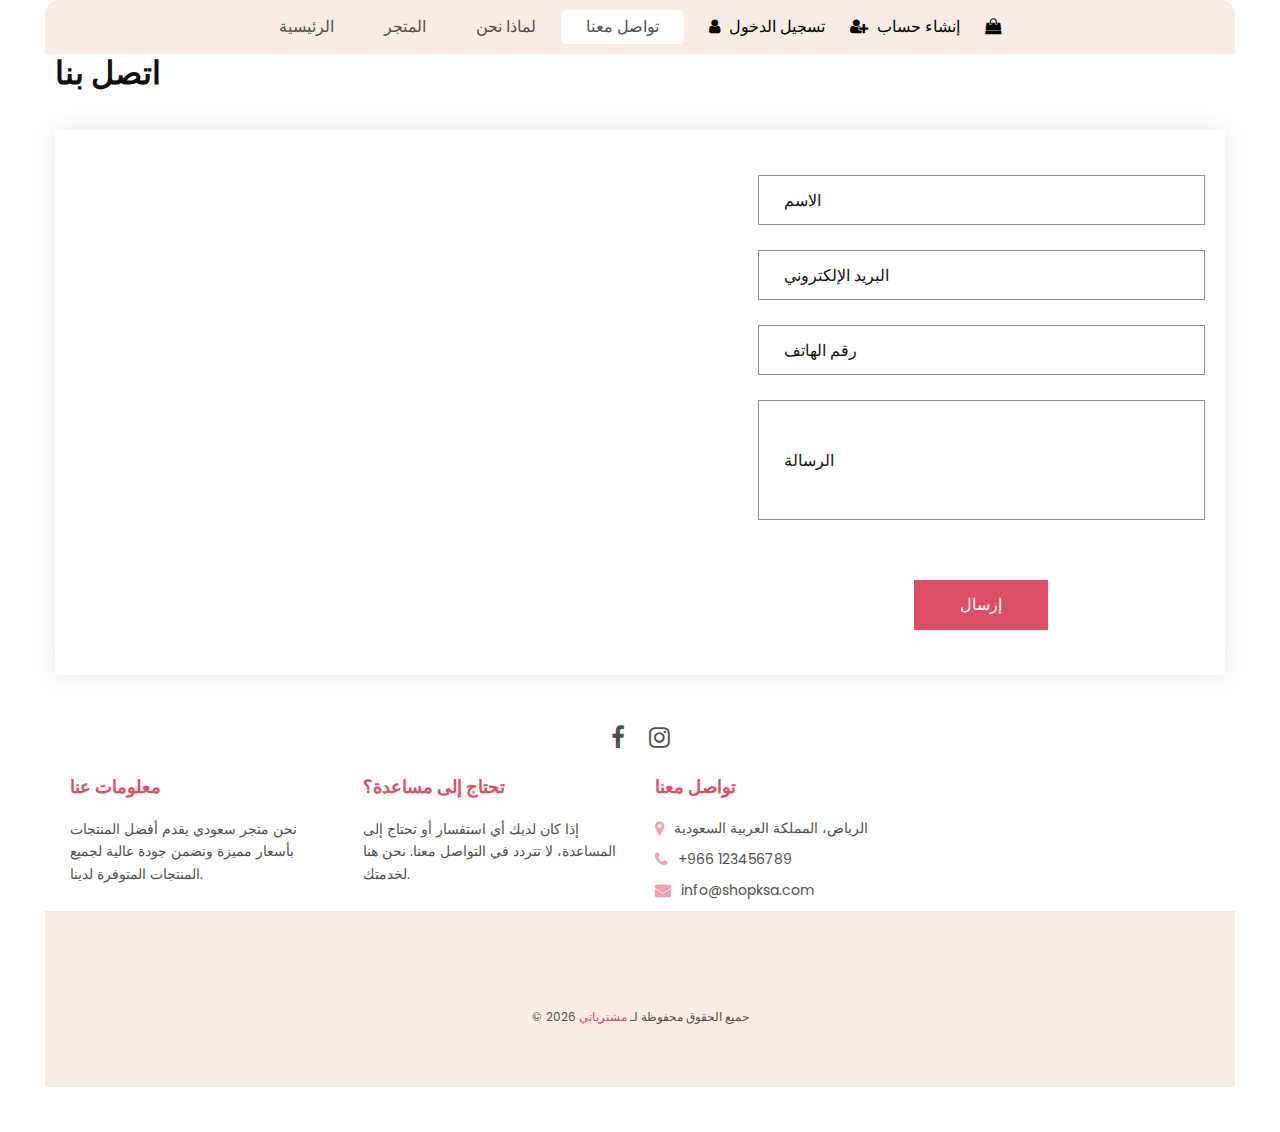
<file: contact.html>
<!DOCTYPE html>
<html>
  <head>
    <meta charset="UTF-8" />
    <meta name="viewport" content="width=device-width, initial-scale=1.0" />

    <link rel="shortcut icon" href="images/favicon.png" type="image/x-icon" />
    <title>مشترياتي</title>
    <link
      rel="stylesheet"
      type="text/css"
      href="https://cdnjs.cloudflare.com/ajax/libs/OwlCarousel2/2.3.4/assets/owl.carousel.min.css"
    />
    <link rel="stylesheet" type="text/css" href="css/bootstrap.css" />
    <link href="css/style.css" rel="stylesheet" />
  </head>

  <body>
    <div class="hero_area">
      <header class="header_section">
        <nav class="navbar navbar-expand-lg custom_nav-container">
          <button
            class="navbar-toggler"
            type="button"
            data-toggle="collapse"
            data-target="#navbarSupportedContent"
            aria-controls="navbarSupportedContent"
            aria-expanded="false"
            aria-label="تبديل التنقل"
          >
            <span class=""></span>
          </button>

          <div class="collapse navbar-collapse" id="navbarSupportedContent">
            <ul class="navbar-nav">
              <li class="nav-item active">
                <a class="nav-link" href="index.html"
                  >الرئيسية <span class="sr-only">(الحالي)</span></a
                >
              </li>
              <li class="nav-item">
                <a class="nav-link" href="shop.html">المتجر</a>
              </li>
              <li class="nav-item">
                <a class="nav-link" href="why.html">لماذا نحن</a>
              </li>

              <li class="nav-item">
                <a class="nav-link" href="contact.html">تواصل معنا</a>
              </li>
            </ul>
            <div class="user_option">
              <a href="login.html">
                <i class="fa fa-user" aria-hidden="true"></i>
                <span> تسجيل الدخول </span>
              </a>
              <a href="signup.html">
                <i class="fa fa-user-plus" aria-hidden="true"></i>
                <span> إنشاء حساب </span>
              </a>
              <a href="">
                <i class="fa fa-shopping-bag" aria-hidden="true"></i>
              </a>
            </div>
          </div>
        </nav>
      </header>
    </div>

    <!-- contact section -->

    <section class="contact_section">
      <div class="container px-0">
        <div class="heading_container">
          <h2 class="">اتصل بنا</h2>
        </div>
      </div>
      <div class="container container-bg">
        <div class="row">
          <div class="col-lg-7 col-md-6 px-0">
            <div class="map_container">
              <div class="map-responsive">
                <iframe
                  src="https://www.google.com/maps/embed/v1/place?key=AIzaSyA0s1a7phLN0iaD6-UE7m4qP-z21pH0eSc&q=Kingdom+Tower+Riyadh+Saudi+Arabia"
                  width="600"
                  height="300"
                  frameborder="0"
                  style="border: 0; width: 100%; height: 100%"
                  allowfullscreen
                ></iframe>
              </div>
            </div>
          </div>
          <div class="col-md-6 col-lg-5 px-0">
            <form action="#">
              <div>
                <input type="text" placeholder="الاسم" />
              </div>
              <div>
                <input type="email" placeholder="البريد الإلكتروني" />
              </div>
              <div>
                <input type="text" placeholder="رقم الهاتف" />
              </div>
              <div>
                <input type="text" class="message-box" placeholder="الرسالة" />
              </div>
              <div class="d-flex">
                <button>إرسال</button>
              </div>
            </form>
          </div>
        </div>
      </div>
    </section>

    <section class="info_section layout_padding2-top">
      <div class="social_container">
        <div class="social_box">
          <a href="#"><i class="fa fa-facebook" aria-hidden="true"></i></a>
          <a href="#"><i class="fa fa-instagram" aria-hidden="true"></i></a>
        </div>
      </div>
      <div class="info_container">
        <div class="container">
          <div class="row">
            <div class="col-md-6 col-lg-3">
              <h6 class="footer_heading">معلومات عنا</h6>
              <p class="footer_text">
                نحن متجر سعودي يقدم أفضل المنتجات بأسعار مميزة ونضمن جودة عالية
                لجميع المنتجات المتوفرة لدينا.
              </p>
            </div>
            <div class="col-md-6 col-lg-3">
              <h6 class="footer_heading">تحتاج إلى مساعدة؟</h6>
              <p class="footer_text">
                إذا كان لديك أي استفسار أو تحتاج إلى المساعدة، لا تتردد في
                التواصل معنا. نحن هنا لخدمتك.
              </p>
            </div>
            <div class="col-md-6 col-lg-3">
              <h6 class="footer_heading">تواصل معنا</h6>
              <div class="info_link-box">
                <a href="#"
                  ><i class="fa fa-map-marker" aria-hidden="true"></i
                  ><span>الرياض، المملكة العربية السعودية</span></a
                >
                <a href="#"
                  ><i class="fa fa-phone" aria-hidden="true"></i
                  ><span>+966 123456789</span></a
                >
                <a href="#"
                  ><i class="fa fa-envelope" aria-hidden="true"></i
                  ><span>info@shopksa.com</span></a
                >
              </div>
            </div>
          </div>
        </div>
      </div>
      <footer class="footer_section">
        <div class="container">
          <p class="footer_copy">
            &copy; <span id="displayYear"></span> جميع الحقوق محفوظة لـ
            <a href="#">مشترياتي</a>
          </p>
        </div>
      </footer>
    </section>

    <script src="js/jquery-3.4.1.min.js"></script>
    <script src="js/bootstrap.js"></script>
    <script src="https://cdnjs.cloudflare.com/ajax/libs/OwlCarousel2/2.3.4/owl.carousel.min.js"></script>
    <script src="js/main.js"></script>
  </body>
</html>
</file>
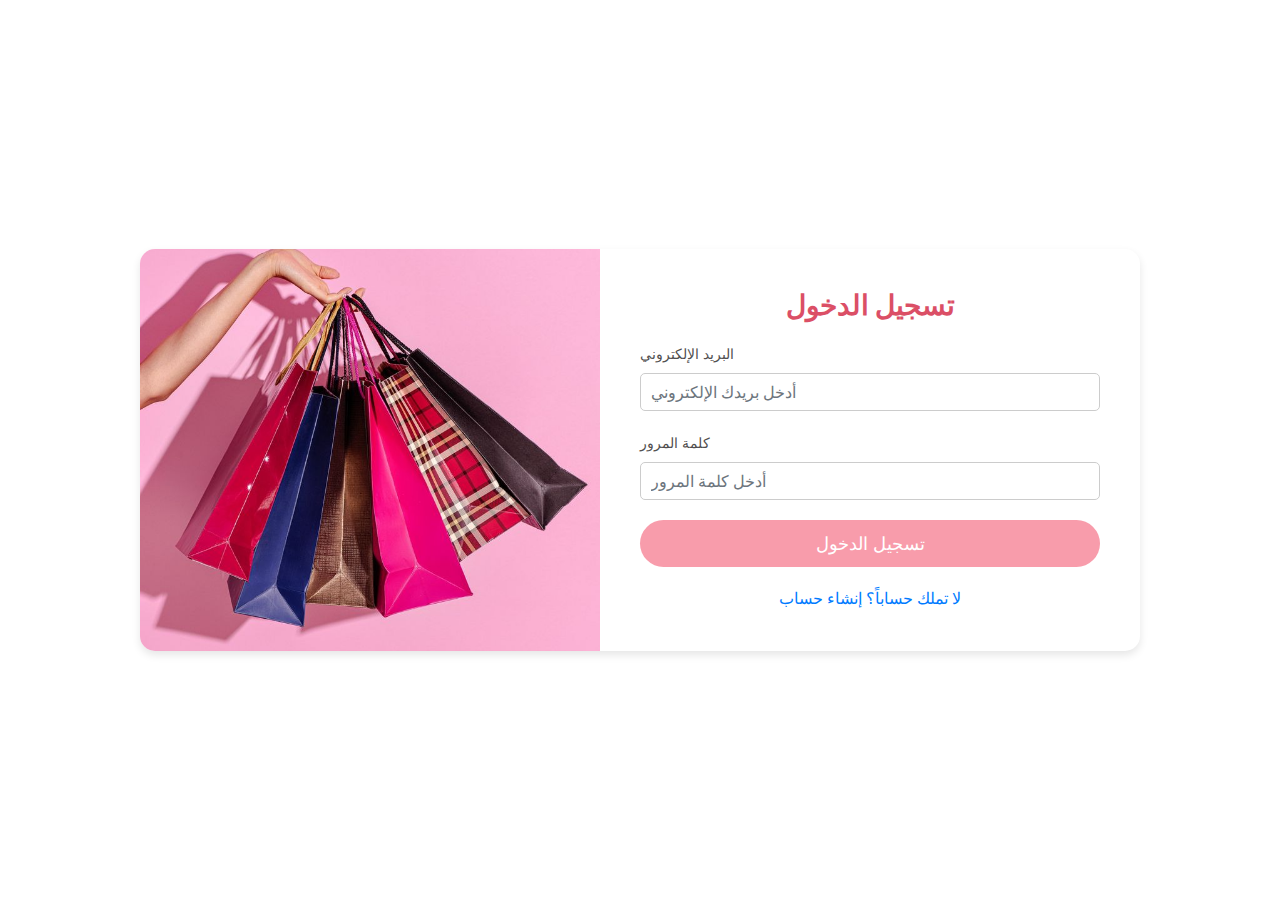
<file: login.html>
<!DOCTYPE html>
<html lang="ar">
  <head>
    <meta charset="UTF-8" />
    <meta name="viewport" content="width=device-width, initial-scale=1.0" />
    <link rel="shortcut icon" href="images/favicon.png" type="image/x-icon" />
    <title>مشترياتي</title>
    <link
      rel="stylesheet"
      type="text/css"
      href="https://cdnjs.cloudflare.com/ajax/libs/OwlCarousel2/2.3.4/assets/owl.carousel.min.css"
    />
    <link rel="stylesheet" type="text/css" href="css/bootstrap.css" />
    <link href="css/style.css" rel="stylesheet" />

    <style>
      body {
        font-family: "Poppins", sans-serif;
        background-color: #f9f9f9;
        margin: 0;
        padding: 0;
      }

      .signin-section {
        display: flex;
        min-height: 100vh;
        justify-content: center;
        align-items: center;
        background-color: #ffffff;
      }

      .signin-container {
        display: flex;
        background-color: #ffffff;
        border-radius: 15px;
        box-shadow: 0 4px 8px rgba(0, 0, 0, 0.1);
        overflow: hidden;
        max-width: 1000px;
        width: 100%;
      }

      .signin-img {
        flex: 1;
        background: url("images/shopping.jpg") no-repeat center center/cover;
        position: relative;
      }

      .signin-form {
        flex: 1;
        padding: 40px;
        display: flex;
        flex-direction: column;
        justify-content: center;
      }

      .signin-form h2 {
        font-size: 28px;
        color: #db4f66;
        font-weight: bold;
        margin-bottom: 20px;
        text-align: center;
      }

      .signin-form .form-group {
        margin-bottom: 20px;
      }

      .signin-form label {
        font-size: 14px;
        color: #514f4f;
      }

      .signin-form .form-control {
        padding: 10px;
        border-radius: 5px;
        border: 1px solid #ccc;
        font-size: 16px;
      }

      .signin-form .btn-primary {
        background-color: #f89cab;
        border: none;
        font-size: 18px;
        padding: 10px 20px;
        border-radius: 50px;
        transition: background-color 0.3s ease;
      }

      .signin-form .btn-primary:hover {
        background-color: #db4f66;
      }

      .signin-form .text-center {
        margin-top: 20px;
      }

      @media screen and (max-width: 768px) {
        .signin-container {
          flex-direction: column;
        }

        .signin-img {
          height: 300px;
        }
      }
    </style>
  </head>
  <body>
    <section class="signin-section">
      <div class="signin-container">
        <div class="signin-img"></div>

        <div class="signin-form">
          <h2>تسجيل الدخول</h2>
          <form>
            <div class="form-group">
              <label for="email">البريد الإلكتروني</label>
              <input
                type="email"
                class="form-control"
                id="email"
                placeholder="أدخل بريدك الإلكتروني"
              />
            </div>
            <div class="form-group">
              <label for="password">كلمة المرور</label>
              <input
                type="password"
                class="form-control"
                id="password"
                placeholder="أدخل كلمة المرور"
              />
            </div>

            <button type="submit" class="btn btn-primary btn-block">
              تسجيل الدخول
            </button>

            <div class="text-center">
              <a href="signup.html" class="signin-link"
                >لا تملك حساباً؟ إنشاء حساب</a
              >
            </div>
          </form>
        </div>
      </div>
    </section>

    <script src="https://code.jquery.com/jquery-3.5.1.slim.min.js"></script>
    <script src="https://cdn.jsdelivr.net/npm/bootstrap@4.5.2/dist/js/bootstrap.bundle.min.js"></script>
  </body>
</html>
</file>
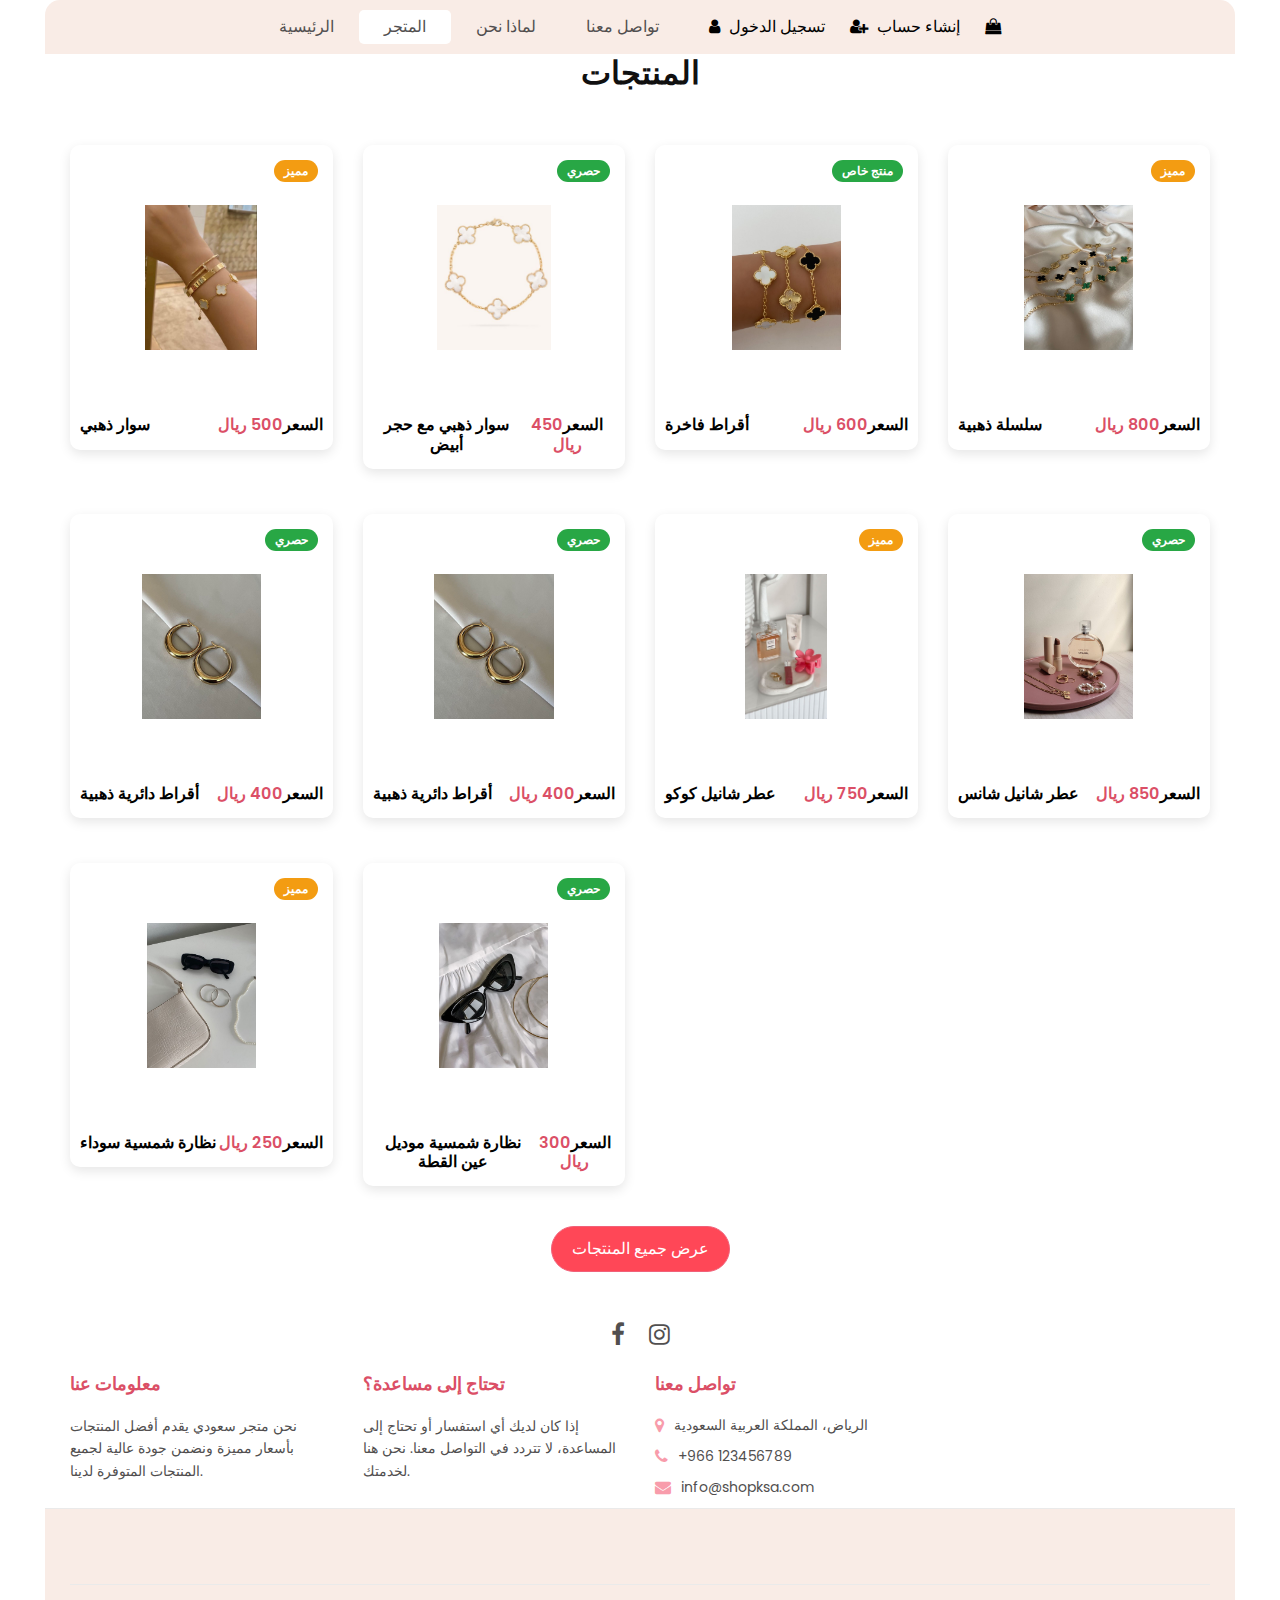
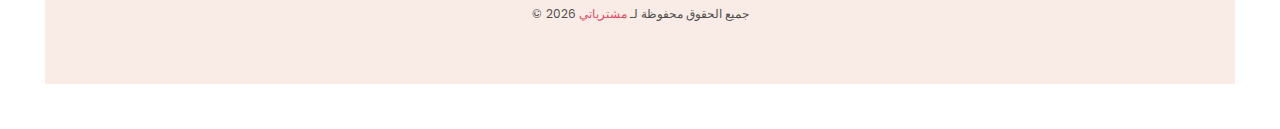
<file: shop.html>
<!DOCTYPE html>
<html>
  <head>
    <meta charset="UTF-8" />
    <meta name="viewport" content="width=device-width, initial-scale=1.0" />

    <link rel="shortcut icon" href="images/favicon.png" type="image/x-icon" />
    <title>مشترياتي</title>
    <link
      rel="stylesheet"
      type="text/css"
      href="https://cdnjs.cloudflare.com/ajax/libs/OwlCarousel2/2.3.4/assets/owl.carousel.min.css"
    />
    <link rel="stylesheet" type="text/css" href="css/bootstrap.css" />
    <link href="css/style.css" rel="stylesheet" />
  </head>

  <body>
    <div class="hero_area">
      <header class="header_section">
        <nav class="navbar navbar-expand-lg custom_nav-container">
          <button
            class="navbar-toggler"
            type="button"
            data-toggle="collapse"
            data-target="#navbarSupportedContent"
            aria-controls="navbarSupportedContent"
            aria-expanded="false"
            aria-label="تبديل التنقل"
          >
            <span class=""></span>
          </button>

          <div class="collapse navbar-collapse" id="navbarSupportedContent">
            <ul class="navbar-nav">
              <li class="nav-item active">
                <a class="nav-link" href="index.html"
                  >الرئيسية <span class="sr-only">(الحالي)</span></a
                >
              </li>
              <li class="nav-item">
                <a class="nav-link" href="shop.html">المتجر</a>
              </li>
              <li class="nav-item">
                <a class="nav-link" href="why.html">لماذا نحن</a>
              </li>

              <li class="nav-item">
                <a class="nav-link" href="contact.html">تواصل معنا</a>
              </li>
            </ul>
            <div class="user_option">
              <a href="login.html">
                <i class="fa fa-user" aria-hidden="true"></i>
                <span> تسجيل الدخول </span>
              </a>
              <a href="signup.html">
                <i class="fa fa-user-plus" aria-hidden="true"></i>
                <span> إنشاء حساب </span>
              </a>
              <a href="">
                <i class="fa fa-shopping-bag" aria-hidden="true"></i>
              </a>
            </div>
          </div>
        </nav>
      </header>
    </div>

    <section class="shop_section custom_shop_layout">
      <div class="container">
        <div class="heading_container heading_center">
          <h2>المنتجات</h2>
        </div>
        <div class="row">
          <div class="col-sm-6 col-md-4 col-lg-3">
            <div class="box">
              <a href="#">
                <div class="img-box">
                  <img src="images/@tyliaursula.jpg" alt="سوار ذهبي" />
                </div>
                <div class="detail-box">
                  <h6>سوار ذهبي</h6>
                  <h6>السعر<span>500 ريال</span></h6>
                </div>
                <div class="badge badge-special">مميز</div>
              </a>
            </div>
          </div>

          <div class="col-sm-6 col-md-4 col-lg-3">
            <div class="box">
              <a href="#">
                <div class="img-box">
                  <img src="images/Pieces.jpg" alt="سوار ذهبي مع حجر أبيض" />
                </div>
                <div class="detail-box">
                  <h6>سوار ذهبي مع حجر أبيض</h6>
                  <h6>السعر<span>450 ريال</span></h6>
                </div>
                <div class="badge badge-exclusive">حصري</div>
              </a>
            </div>
          </div>

          <div class="col-sm-6 col-md-4 col-lg-3">
            <div class="box">
              <a href="#">
                <div class="img-box">
                  <img src="images/Fashion.jpg" alt="أقراط فاخرة" />
                </div>
                <div class="detail-box">
                  <h6>أقراط فاخرة</h6>
                  <h6>السعر<span>600 ريال</span></h6>
                </div>
                <div class="badge badge-exclusive">منتج خاص</div>
              </a>
            </div>
          </div>

          <div class="col-sm-6 col-md-4 col-lg-3">
            <div class="box">
              <a href="#">
                <div class="img-box">
                  <img src="images/download.jpg" alt="سلسلة ذهبية" />
                </div>
                <div class="detail-box">
                  <h6>سلسلة ذهبية</h6>
                  <h6>السعر<span>800 ريال</span></h6>
                </div>
                <div class="badge badge-special">مميز</div>
              </a>
            </div>
          </div>

          <div class="col-sm-6 col-md-4 col-lg-3">
            <div class="box">
              <a href="#">
                <div class="img-box">
                  <img src="images/Gold.jpg" alt="أقراط دائرية ذهبية" />
                </div>
                <div class="detail-box">
                  <h6>أقراط دائرية ذهبية</h6>
                  <h6>السعر<span>400 ريال</span></h6>
                </div>
                <div class="badge badge-exclusive">حصري</div>
              </a>
            </div>
          </div>

          <div class="col-sm-6 col-md-4 col-lg-3">
            <div class="box">
              <a href="#">
                <div class="img-box">
                  <img src="images/Gold.jpg" alt="أقراط دائرية ذهبية" />
                </div>
                <div class="detail-box">
                  <h6>أقراط دائرية ذهبية</h6>
                  <h6>السعر<span>400 ريال</span></h6>
                </div>
                <div class="badge badge-exclusive">حصري</div>
              </a>
            </div>
          </div>

          <div class="col-sm-6 col-md-4 col-lg-3">
            <div class="box">
              <a href="#">
                <div class="img-box">
                  <img src="images/download (4).jpg" alt="عطر شانيل كوكو" />
                </div>
                <div class="detail-box">
                  <h6>عطر شانيل كوكو</h6>
                  <h6>السعر<span>750 ريال</span></h6>
                </div>
                <div class="badge badge-special">مميز</div>
              </a>
            </div>
          </div>

          <div class="col-sm-6 col-md-4 col-lg-3">
            <div class="box">
              <a href="#">
                <div class="img-box">
                  <img src="images/download (3).jpg" alt="عطر شانيل شانس" />
                </div>
                <div class="detail-box">
                  <h6>عطر شانيل شانس</h6>
                  <h6>السعر<span>850 ريال</span></h6>
                </div>
                <div class="badge badge-exclusive">حصري</div>
              </a>
            </div>
          </div>

          <div class="col-sm-6 col-md-4 col-lg-3">
            <div class="box">
              <a href="#">
                <div class="img-box">
                  <img src="images/download (2).jpg" alt="نظارة شمسية سوداء" />
                </div>
                <div class="detail-box">
                  <h6>نظارة شمسية سوداء</h6>
                  <h6>السعر<span>250 ريال</span></h6>
                </div>
                <div class="badge badge-special">مميز</div>
              </a>
            </div>
          </div>

          <div class="col-sm-6 col-md-4 col-lg-3">
            <div class="box">
              <a href="#">
                <div class="img-box">
                  <img
                    src="images/download (1).jpg"
                    alt="نظارة شمسية موديل عين القطة"
                  />
                </div>
                <div class="detail-box">
                  <h6>نظارة شمسية موديل عين القطة</h6>
                  <h6>السعر<span>300 ريال</span></h6>
                </div>
                <div class="badge badge-exclusive">حصري</div>
              </a>
            </div>
          </div>
        </div>

        <div class="btn-box">
          <a href="#">عرض جميع المنتجات</a>
        </div>
      </div>
    </section>
    <section class="info_section layout_padding2-top">
      <div class="social_container">
        <div class="social_box">
          <a href="#"><i class="fa fa-facebook" aria-hidden="true"></i></a>
          <a href="#"><i class="fa fa-instagram" aria-hidden="true"></i></a>
        </div>
      </div>
      <div class="info_container">
        <div class="container">
          <div class="row">
            <div class="col-md-6 col-lg-3">
              <h6 class="footer_heading">معلومات عنا</h6>
              <p class="footer_text">
                نحن متجر سعودي يقدم أفضل المنتجات بأسعار مميزة ونضمن جودة عالية
                لجميع المنتجات المتوفرة لدينا.
              </p>
            </div>
            <div class="col-md-6 col-lg-3">
              <h6 class="footer_heading">تحتاج إلى مساعدة؟</h6>
              <p class="footer_text">
                إذا كان لديك أي استفسار أو تحتاج إلى المساعدة، لا تتردد في
                التواصل معنا. نحن هنا لخدمتك.
              </p>
            </div>
            <div class="col-md-6 col-lg-3">
              <h6 class="footer_heading">تواصل معنا</h6>
              <div class="info_link-box">
                <a href="#"
                  ><i class="fa fa-map-marker" aria-hidden="true"></i
                  ><span>الرياض، المملكة العربية السعودية</span></a
                >
                <a href="#"
                  ><i class="fa fa-phone" aria-hidden="true"></i
                  ><span>+966 123456789</span></a
                >
                <a href="#"
                  ><i class="fa fa-envelope" aria-hidden="true"></i
                  ><span>info@shopksa.com</span></a
                >
              </div>
            </div>
          </div>
        </div>
      </div>
      <footer class="footer_section">
        <div class="container">
          <p class="footer_copy">
            &copy; <span id="displayYear"></span> جميع الحقوق محفوظة لـ
            <a href="#">مشترياتي</a>
          </p>
        </div>
      </footer>
    </section>

    <script src="js/jquery-3.4.1.min.js"></script>
    <script src="js/bootstrap.js"></script>
    <script src="https://cdnjs.cloudflare.com/ajax/libs/OwlCarousel2/2.3.4/owl.carousel.min.js"></script>
    <script src="js/main.js"></script>
  </body>
</html>
</file>
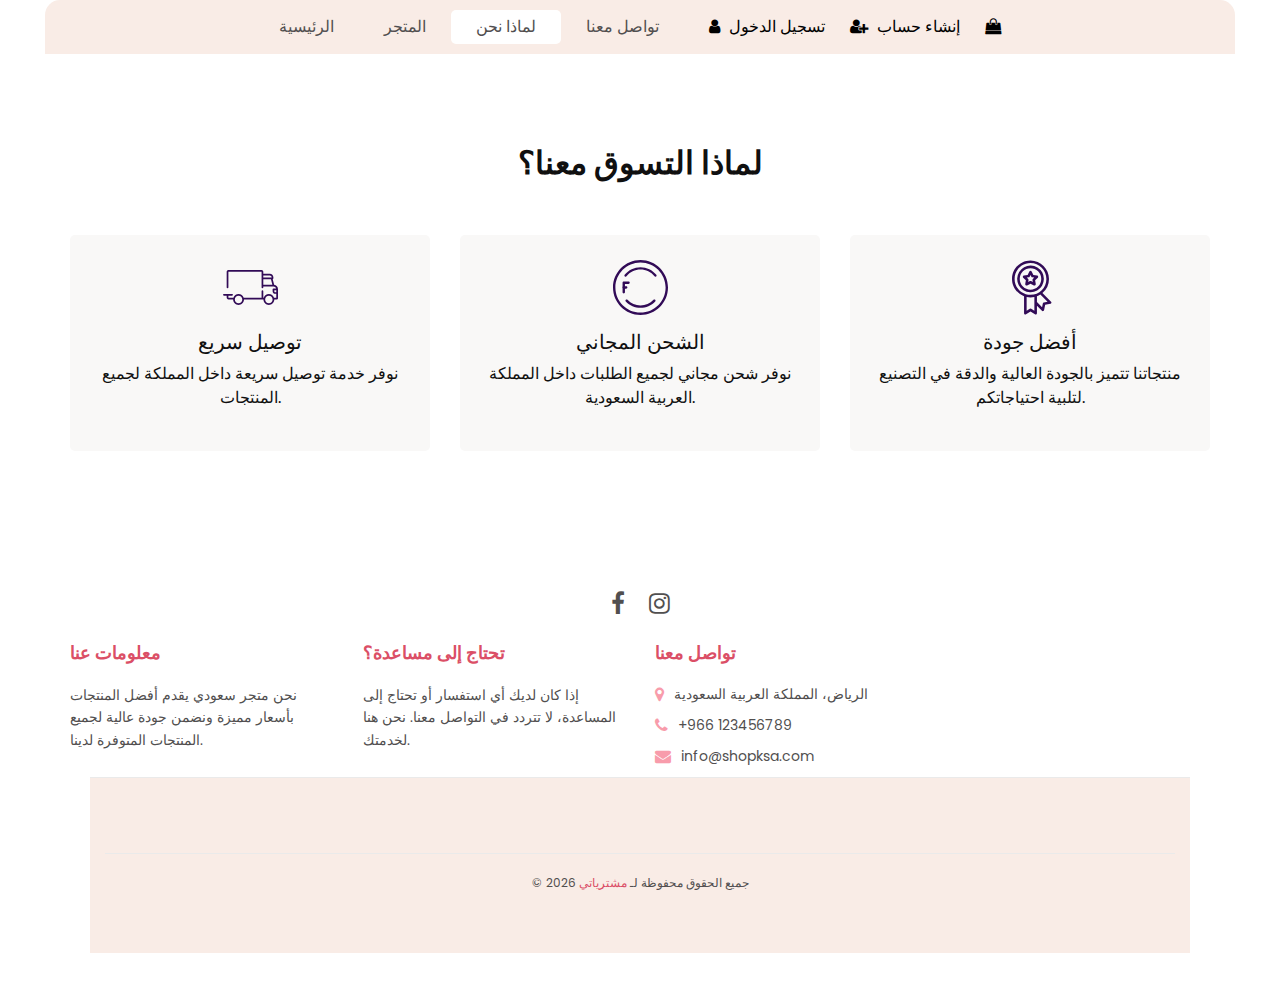
<file: why.html>
<!DOCTYPE html>
<html>
  <head>
    <meta charset="UTF-8" />
    <meta name="viewport" content="width=device-width, initial-scale=1.0" />

    <link rel="shortcut icon" href="images/favicon.png" type="image/x-icon" />
    <title>مشترياتي</title>
    <link
      rel="stylesheet"
      type="text/css"
      href="https://cdnjs.cloudflare.com/ajax/libs/OwlCarousel2/2.3.4/assets/owl.carousel.min.css"
    />
    <link rel="stylesheet" type="text/css" href="css/bootstrap.css" />
    <link href="css/style.css" rel="stylesheet" />
   
  </head>
  <body>
    <div class="hero_area">
      <header class="header_section">
        <nav class="navbar navbar-expand-lg custom_nav-container">
       
          <button
            class="navbar-toggler"
            type="button"
            data-toggle="collapse"
            data-target="#navbarSupportedContent"
            aria-controls="navbarSupportedContent"
            aria-expanded="false"
            aria-label="تبديل التنقل"
          >
            <span class=""></span>
          </button>

          <div class="collapse navbar-collapse" id="navbarSupportedContent">
            <ul class="navbar-nav">
              <li class="nav-item active">
                <a class="nav-link" href="index.html"
                  >الرئيسية <span class="sr-only">(الحالي)</span></a
                >
              </li>
              <li class="nav-item">
                <a class="nav-link" href="shop.html">المتجر</a>
              </li>
              <li class="nav-item">
                <a class="nav-link" href="why.html">لماذا نحن</a>
              </li>

              <li class="nav-item">
                <a class="nav-link" href="contact.html">تواصل معنا</a>
              </li>
            </ul>
            <div class="user_option">
              <a href="login.html">
                <i class="fa fa-user" aria-hidden="true"></i>
                <span> تسجيل الدخول </span>
              </a>
              <a href="signup.html">
                <i class="fa fa-user-plus" aria-hidden="true"></i>
                <span> إنشاء حساب </span>
              </a>
              <a href="">
                <i class="fa fa-shopping-bag" aria-hidden="true"></i>
              </a>
            </div>
          </div>
        </nav>
      </header>
    

    <section class="why_section layout_padding">
      <div class="container">
        <div class="heading_container heading_center">
          <h2>لماذا التسوق معنا؟</h2>
        </div>
        <div class="row">
          <div class="col-md-4">
            <div class="box">
              <div class="img-box">
                <svg
                  version="1.1"
                  id="Layer_1"
                  xmlns="http://www.w3.org/2000/svg"
                  xmlns:xlink="http://www.w3.org/1999/xlink"
                  x="0px"
                  y="0px"
                  viewBox="0 0 512 512"
                  style="enable-background: new 0 0 512 512"
                  xml:space="preserve"
                >
                  <g>
                    <g>
                      <path
                        d="M476.158,231.363l-13.259-53.035c3.625-0.77,6.345-3.986,6.345-7.839v-8.551c0-18.566-15.105-33.67-33.67-33.67h-60.392
                   V110.63c0-9.136-7.432-16.568-16.568-16.568H50.772c-9.136,0-16.568,7.432-16.568,16.568V256c0,4.427,3.589,8.017,8.017,8.017
                   c4.427,0,8.017-3.589,8.017-8.017V110.63c0-0.295,0.239-0.534,0.534-0.534h307.841c0.295,0,0.534,0.239,0.534,0.534v145.372
                   c0,4.427,3.589,8.017,8.017,8.017c4.427,0,8.017-3.589,8.017-8.017v-9.088h94.569c0.008,0,0.014,0.002,0.021,0.002
                   c0.008,0,0.015-0.001,0.022-0.001c11.637,0.008,21.518,7.646,24.912,18.171h-24.928c-4.427,0-8.017,3.589-8.017,8.017v17.102
                   c0,13.851,11.268,25.119,25.119,25.119h9.086v35.273h-20.962c-6.886-19.883-25.787-34.205-47.982-34.205
                   s-41.097,14.322-47.982,34.205h-3.86v-60.393c0-4.427-3.589-8.017-8.017-8.017c-4.427,0-8.017,3.589-8.017,8.017v60.391H192.817
                   c-6.886-19.883-25.787-34.205-47.982-34.205s-41.097,14.322-47.982,34.205H50.772c-0.295,0-0.534-0.239-0.534-0.534v-17.637
                   h34.739c4.427,0,8.017-3.589,8.017-8.017s-3.589-8.017-8.017-8.017H8.017c-4.427,0-8.017,3.589-8.017,8.017
                   s3.589,8.017,8.017,8.017h26.188v17.637c0,9.136,7.432,16.568,16.568,16.568h43.304c-0.002,0.178-0.014,0.355-0.014,0.534
                   c0,27.996,22.777,50.772,50.772,50.772s50.772-22.776,50.772-50.772c0-0.18-0.012-0.356-0.014-0.534h180.67
                   c-0.002,0.178-0.014,0.355-0.014,0.534c0,27.996,22.777,50.772,50.772,50.772c27.995,0,50.772-22.776,50.772-50.772
                   c0-0.18-0.012-0.356-0.014-0.534h26.203c4.427,0,8.017-3.589,8.017-8.017v-85.511C512,251.989,496.423,234.448,476.158,231.363z
                    M375.182,144.301h60.392c9.725,0,17.637,7.912,17.637,17.637v0.534h-78.029V144.301z M375.182,230.881v-52.376h71.235
                   l13.094,52.376H375.182z M144.835,401.904c-19.155,0-34.739-15.583-34.739-34.739s15.584-34.739,34.739-34.739
                   c19.155,0,34.739,15.583,34.739,34.739S163.99,401.904,144.835,401.904z M427.023,401.904c-19.155,0-34.739-15.583-34.739-34.739
                   s15.584-34.739,34.739-34.739c19.155,0,34.739,15.583,34.739,34.739S446.178,401.904,427.023,401.904z M495.967,299.29h-9.086
                   c-5.01,0-9.086-4.076-9.086-9.086v-9.086h18.171V299.29z"
                      />
                    </g>
                  </g>
                </svg>
              </div>
              <div class="detail-box">
                <h5>توصيل سريع</h5>
                <p>نوفر خدمة توصيل سريعة داخل المملكة لجميع المنتجات.</p>
              </div>
            </div>
          </div>
          <div class="col-md-4">
            <div class="box">
              <div class="img-box">
                <svg
                  version="1.1"
                  id="Capa_1"
                  xmlns="http://www.w3.org/2000/svg"
                  xmlns:xlink="http://www.w3.org/1999/xlink"
                  x="0px"
                  y="0px"
                  viewBox="0 0 490.667 490.667"
                  style="enable-background: new 0 0 490.667 490.667"
                  xml:space="preserve"
                >
                  <g>
                    <g>
                      <path
                        d="M138.667,192H96c-5.888,0-10.667,4.779-10.667,10.667V288c0,5.888,4.779,10.667,10.667,10.667s10.667-4.779,10.667-10.667
                 v-74.667h32c5.888,0,10.667-4.779,10.667-10.667S144.555,192,138.667,192z"
                      />
                    </g>
                  </g>
                  <g>
                    <g>
                      <path
                        d="M117.333,234.667H96c-5.888,0-10.667,4.779-10.667,10.667S90.112,256,96,256h21.333c5.888,0,10.667-4.779,10.667-10.667
                 S123.221,234.667,117.333,234.667z"
                      />
                    </g>
                  </g>
                  <g>
                    <g>
                      <path
                        d="M245.333,0C110.059,0,0,110.059,0,245.333s110.059,245.333,245.333,245.333s245.333-110.059,245.333-245.333
                 S380.608,0,245.333,0z M245.333,469.333c-123.52,0-224-100.48-224-224s100.48-224,224-224s224,100.48,224,224
                 S368.853,469.333,245.333,469.333z"
                      />
                    </g>
                  </g>
                  <g>
                    <g>
                      <path
                        d="M386.752,131.989C352.085,88.789,300.544,64,245.333,64s-106.752,24.789-141.419,67.989
                 c-3.691,4.587-2.965,11.307,1.643,14.997c4.587,3.691,11.307,2.965,14.976-1.643c30.613-38.144,76.096-60.011,124.8-60.011
                 s94.187,21.867,124.779,60.011c2.112,2.624,5.205,3.989,8.32,3.989c2.368,0,4.715-0.768,6.677-2.347
                 C389.717,143.296,390.443,136.576,386.752,131.989z"
                      />
                    </g>
                  </g>
                  <g>
                    <g>
                      <path
                        d="M376.405,354.923c-4.224-4.032-11.008-3.861-15.061,0.405c-30.613,32.235-71.808,50.005-116.011,50.005
                 s-85.397-17.771-115.989-50.005c-4.032-4.309-10.816-4.437-15.061-0.405c-4.309,4.053-4.459,10.816-0.405,15.083
                 c34.667,36.544,81.344,56.661,131.456,56.661s96.789-20.117,131.477-56.661C380.864,365.739,380.693,358.976,376.405,354.923z"
                      />
                    </g>
                  </g>
                </svg>
              </div>
              <div class="detail-box">
                <h5>الشحن المجاني</h5>
                <p>
                  نوفر شحن مجاني لجميع الطلبات داخل المملكة العربية السعودية.
                </p>
              </div>
            </div>
          </div>
          <div class="col-md-4">
            <div class="box">
              <div class="img-box">
                <svg
                  id="_30_Premium"
                  height="512"
                  viewBox="0 0 512 512"
                  width="512"
                  xmlns="http://www.w3.org/2000/svg"
                  data-name="30_Premium"
                >
                  <g id="filled">
                    <path
                      d="m252.92 300h3.08a124.245 124.245 0 1 0 -4.49-.09c.075.009.15.023.226.03.394.039.789.06 1.184.06zm-96.92-124a100 100 0 1 1 100 100 100.113 100.113 0 0 1 -100-100z"
                    />
                    <path
                      d="m447.445 387.635-80.4-80.4a171.682 171.682 0 0 0 60.955-131.235c0-94.841-77.159-172-172-172s-172 77.159-172 172c0 73.747 46.657 136.794 112 161.2v158.8c-.3 9.289 11.094 15.384 18.656 9.984l41.344-27.562 41.344 27.562c7.574 5.4 18.949-.7 18.656-9.984v-70.109l46.6 46.594c6.395 6.789 18.712 3.025 20.253-6.132l9.74-48.724 48.725-9.742c9.163-1.531 12.904-13.893 6.127-20.252zm-339.445-211.635c0-81.607 66.393-148 148-148s148 66.393 148 148-66.393 148-148 148-148-66.393-148-148zm154.656 278.016a12 12 0 0 0 -13.312 0l-29.344 19.562v-129.378a172.338 172.338 0 0 0 72 0v129.38zm117.381-58.353a12 12 0 0 0 -9.415 9.415l-6.913 34.58-47.709-47.709v-54.749a171.469 171.469 0 0 0 31.467-15.6l67.151 67.152z"
                    />
                    <path
                      d="m287.62 236.985c8.349 4.694 19.251-3.212 17.367-12.618l-5.841-35.145 25.384-25c7.049-6.5 2.89-19.3-6.634-20.415l-35.23-5.306-15.933-31.867c-4.009-8.713-17.457-8.711-21.466 0l-15.933 31.866-35.23 5.306c-9.526 1.119-13.681 13.911-6.634 20.415l25.384 25-5.841 35.145c-1.879 9.406 9 17.31 17.367 12.618l31.62-16.414zm-53-32.359 2.928-17.615a12 12 0 0 0 -3.417-10.516l-12.721-12.531 17.658-2.66a12 12 0 0 0 8.947-6.5l7.985-15.971 7.985 15.972a12 12 0 0 0 8.947 6.5l17.658 2.66-12.723 12.535a12 12 0 0 0 -3.417 10.516l2.928 17.615-15.849-8.231a12 12 0 0 0 -11.058 0z"
                    />
                  </g>
                </svg>
              </div>
              <div class="detail-box">
                <h5>أفضل جودة</h5>
                <p>
                  منتجاتنا تتميز بالجودة العالية والدقة في التصنيع لتلبية
                  احتياجاتكم.
                </p>
              </div>
            </div>
          </div>
        </div>
      </div>
    </section>

    <section class="info_section layout_padding2-top">
      <div class="social_container">
        <div class="social_box">
          <a href="#"><i class="fa fa-facebook" aria-hidden="true"></i></a>
          <a href="#"><i class="fa fa-instagram" aria-hidden="true"></i></a>
        </div>
      </div>
      <div class="info_container">
        <div class="container">
          <div class="row">
            <div class="col-md-6 col-lg-3">
              <h6 class="footer_heading">معلومات عنا</h6>
              <p class="footer_text">
                نحن متجر سعودي يقدم أفضل المنتجات بأسعار مميزة ونضمن جودة عالية
                لجميع المنتجات المتوفرة لدينا.
              </p>
            </div>
            <div class="col-md-6 col-lg-3">
              <h6 class="footer_heading">تحتاج إلى مساعدة؟</h6>
              <p class="footer_text">
                إذا كان لديك أي استفسار أو تحتاج إلى المساعدة، لا تتردد في
                التواصل معنا. نحن هنا لخدمتك.
              </p>
            </div>
            <div class="col-md-6 col-lg-3">
              <h6 class="footer_heading">تواصل معنا</h6>
              <div class="info_link-box">
                <a href="#"
                  ><i class="fa fa-map-marker" aria-hidden="true"></i
                  ><span>الرياض، المملكة العربية السعودية</span></a
                >
                <a href="#"
                  ><i class="fa fa-phone" aria-hidden="true"></i
                  ><span>+966 123456789</span></a
                >
                <a href="#"
                  ><i class="fa fa-envelope" aria-hidden="true"></i
                  ><span>info@shopksa.com</span></a
                >
              </div>
            </div>
          </div>
        </div>
      </div>
      <footer class="footer_section">
        <div class="container">
          <p class="footer_copy">
            &copy; <span id="displayYear"></span> جميع الحقوق محفوظة لـ
            <a href="#">مشترياتي</a>
          </p>
        </div>
      </footer>
    </section>

    <script src="js/jquery-3.4.1.min.js"></script>
    <script src="js/bootstrap.js"></script>
    <script src="https://cdnjs.cloudflare.com/ajax/libs/OwlCarousel2/2.3.4/owl.carousel.min.js"></script>
    <script src="js/main.js"></script>
  </body>
</html>
</file>
<file: css/style.css>
@import url("https://fonts.googleapis.com/css2?family=Poppins:wght@300;400;500;600;700&display=swap");
@import url("font-awesome.min.css");
body {
  font-family: "poppins", sans-serif;
  color: #101010;
  background-color: #ffffff;
}

.layout_padding {
  padding-top: 90px;
  padding-bottom: 90px;
}

.layout_padding2 {
  padding-top: 45px;
  padding-bottom: 45px;
}

.layout_padding2-top {
  padding-top: 45px;
}

.layout_padding2-bottom {
  padding-bottom: 45px;
}

.layout_padding-top {
  padding-top: 90px;
}

.layout_padding-bottom {
  padding-bottom: 90px;
}

.heading_container {
  display: -webkit-box;
  display: -ms-flexbox;
  display: flex;
  -webkit-box-orient: vertical;
  -webkit-box-direction: normal;
  -ms-flex-direction: column;
  flex-direction: column;
}

.heading_container h2 {
  text-transform: uppercase;
  font-weight: bold;
}

.heading_container h2 span {
  color: #f89cab;
}

.heading_container.heading_center {
  -webkit-box-align: center;
  -ms-flex-align: center;
  align-items: center;
  text-align: center;
}

/*header section*/
.hero_area {
  padding: 0 45px;
}

.hero_area.sub_pages {
  height: auto;
}

#navbarSupportedContent {
  width: 100%;
  background-color: #f9ece6;
  -webkit-box-pack: center;
  -ms-flex-pack: center;
  justify-content: center;
  padding: 10px 0;
  border-radius: 15px 15px 0 0;
}

#navbarSupportedContent.innerpage_navbar {
  background-color: white;
  border-radius: 10px;
  -webkit-box-shadow: 0 0 3px 0 rgba(0, 0, 0, 0.25);
  box-shadow: 0 0 3px 0 rgba(0, 0, 0, 0.25);
}

#navbarSupportedContent.innerpage_navbar .nav-item.active .nav-link {
  background-color: #f4f5f6;
}

#navbarSupportedContent .navbar-nav .nav-link {
  padding: 5px 25px;
  color: #514f4f;
  text-align: center;
  text-transform: uppercase;
  border-radius: 5px;
}

#navbarSupportedContent .nav-item.active .nav-link {
  background-color: #ffffff;
}

a,
a:hover,
a:focus {
  text-decoration: none;
}

a:hover,
a:focus {
  color: initial;
}

.btn,
.btn:focus {
  outline: none !important;
  -webkit-box-shadow: none;
  box-shadow: none;
}

.navbar-brand {
  margin: 15px 0;
  padding: 0;
}

.navbar-brand span {
  font-size: 28px;
  font-weight: bold;
  color: #000000;
  text-transform: uppercase;
  margin: 0;
  padding: 0;
}

.custom_nav-container .nav_search-btn {
  padding: 0;
  border: none;
}

.custom_nav-container {
  z-index: 99999;
  padding: 0;
  -webkit-box-orient: vertical;
  -webkit-box-direction: normal;
  -ms-flex-direction: column;
  flex-direction: column;
  -webkit-box-align: center;
  -ms-flex-align: center;
  align-items: center;
}

.custom_nav-container .navbar-toggler {
  outline: none;
}

.custom_nav-container .navbar-toggler {
  outline: none;
}

.custom_nav-container .navbar-toggler {
  padding: 0;
  width: 37px;
  height: 42px;
  -webkit-transition: all 0.3s;
  transition: all 0.3s;
}

.custom_nav-container .navbar-toggler span {
  display: block;
  width: 35px;
  height: 4px;
  background-color: #000000;
  margin: 7px 0;
  -webkit-transition: all 0.3s;
  transition: all 0.3s;
  position: relative;
  border-radius: 5px;
  -webkit-transition: all 0.3s;
  transition: all 0.3s;
}

.custom_nav-container .navbar-toggler span::before,
.custom_nav-container .navbar-toggler span::after {
  content: "";
  position: absolute;
  left: 0;
  height: 100%;
  width: 100%;
  background-color: #000000;
  top: -10px;
  border-radius: 5px;
  -webkit-transition: all 0.3s;
  transition: all 0.3s;
}

.custom_nav-container .navbar-toggler span::after {
  top: 10px;
}

.custom_nav-container .navbar-toggler[aria-expanded="true"] {
  -webkit-transform: rotate(360deg);
  transform: rotate(360deg);
}

.custom_nav-container .navbar-toggler[aria-expanded="true"] span {
  -webkit-transform: rotate(45deg);
  transform: rotate(45deg);
}

.custom_nav-container .navbar-toggler[aria-expanded="true"] span::before,
.custom_nav-container .navbar-toggler[aria-expanded="true"] span::after {
  -webkit-transform: rotate(90deg);
  transform: rotate(90deg);
  top: 0;
}

.user_option {
  display: -webkit-box;
  display: -ms-flexbox;
  display: flex;
  -webkit-box-align: center;
  -ms-flex-align: center;
  align-items: center;
  margin-left: 25px;
}

.user_option a {
  margin-right: 25px;
  color: #000000;
}

.user_option a span {
  margin-left: 5px;
}

/*end header section*/
.slider_section .slider_container {
  color: #fefefe;
  background-color: #000000;
  background-color: #f89cab;
  padding: 25px;
  border-radius: 0 0 15px 15px;
}

.slider_section .row {
  -webkit-box-align: center;
  -ms-flex-align: center;
  align-items: center;
}

.slider_section .img-box {
  display: -webkit-box;
  display: -ms-flexbox;
  display: flex;
  -webkit-box-pack: center;
  -ms-flex-pack: center;
  justify-content: center;
  padding: 45px;
}

.slider_section .img-box img {
  width: 275px;
}

.slider_section .detail-box {
  padding-left: 45px;
  margin: 45px 0;
}

.slider_section .detail-box h1 {
  font-weight: bold;
  font-size: 3.5rem;
  margin-bottom: 10px;
}

.slider_section .detail-box a {
  display: inline-block;
  padding: 10px 40px;
  background-color: #db4566;
  color: #ffffff;
  border: 1px solid #db4566;
  border-radius: 5px;
  -webkit-transition: all 0.3s;
  transition: all 0.3s;
  margin-top: 25px;
  text-transform: uppercase;
}

.slider_section .detail-box a:hover {
  background-color: transparent;
  color: #db4566;
}

.slider_section .carousel_btn-box {
  display: -webkit-box;
  display: -ms-flexbox;
  display: flex;
  background-color: #ffffff;
  -webkit-box-align: center;
  -ms-flex-align: center;
  align-items: center;
  position: absolute;
  bottom: -25px;
  left: 5%;
  padding: 7px 10px;
  border-radius: 5px 5px 0 0;
}

.slider_section .carousel_btn-box img {
  margin: 0 10px;
}

.slider_section .carousel_btn-box .carousel-control-prev,
.slider_section .carousel_btn-box .carousel-control-next {
  position: unset;
  height: 25px;
  width: 25px;
  background-repeat: no-repeat;
  opacity: 1;
  background-position: center;
  color: #000000;
  font-size: 14px;
}

.shop_section .heading_container {
  margin-bottom: 20px;
}

.shop_section .box {
  background-color: #eeeeee;
  position: relative;
  padding: 10px;
  margin-top: 25px;
}

.shop_section .box a {
  color: #000000;
}

.shop_section .box .img-box {
  display: -webkit-box;
  display: -ms-flexbox;
  display: flex;
  -webkit-box-pack: center;
  -ms-flex-pack: center;
  justify-content: center;
  -webkit-box-align: center;
  -ms-flex-align: center;
  align-items: center;
  padding: 15px 30px;
  height: 245px;
}

.shop_section .box .img-box img {
  max-width: 100%;
  max-height: 145px;
}

.shop_section .box .detail-box {
  display: -webkit-box;
  display: -ms-flexbox;
  display: flex;
  -webkit-box-pack: justify;
  -ms-flex-pack: justify;
  justify-content: space-between;
}

.shop_section .box .detail-box h6 span {
  color: #db4f66;
}

.shop_section .box .new {
  width: 50px;
  height: 50px;
  position: absolute;
  top: 10px;
  left: 10px;
  background-color: #ffffff;
  display: -webkit-box;
  display: -ms-flexbox;
  display: flex;
  -webkit-box-pack: center;
  -ms-flex-pack: center;
  justify-content: center;
  -webkit-box-align: center;
  -ms-flex-align: center;
  align-items: center;
  border-radius: 100%;
  font-size: 15px;
}

.shop_section .btn-box {
  display: -webkit-box;
  display: -ms-flexbox;
  display: flex;
  -webkit-box-pack: center;
  -ms-flex-pack: center;
  justify-content: center;
  margin-top: 45px;
}

.shop_section .btn-box a {
  display: inline-block;
  padding: 10px 40px;
  background-color: #f16179;
  color: #ffffff;
  border: 1px solid #f16179;
  border-radius: 5px;
  -webkit-transition: all 0.3s;
  transition: all 0.3s;
}

.shop_section .btn-box a:hover {
  background-color: transparent;
  color: #f16179;
}

.saving_section {
  padding-left: 45px;
  padding-right: 45px;
}

.saving_section .box {
  padding-top: 45px;
  background-color: #7fd7eb;
  color: #ffffff;
  border-radius: 15px;
}

.saving_section .row {
  -webkit-box-align: center;
  -ms-flex-align: center;
  align-items: center;
}

.saving_section .img-box {
  padding: 15px 0 0 25px;
}

.saving_section .img-box img {
  width: 100%;
}

.saving_section .detail-box {
  padding: 0 25px;
}

.saving_section .detail-box p {
  margin-top: 5px;
}

.saving_section .detail-box .btn-box {
  display: -webkit-box;
  display: -ms-flexbox;
  display: flex;
  -ms-flex-wrap: wrap;
  flex-wrap: wrap;
  margin: 35px -5px 0;
}

.saving_section .detail-box .btn-box a {
  width: 165px;
  text-align: center;
  margin: 5px;
}

.saving_section .detail-box .btn-box .btn1 {
  display: inline-block;
  padding: 10px 0;
  background-color: #109dbd;
  color: #ffffff;
  border: 1px solid #109dbd;
  border-radius: 0;
  -webkit-transition: all 0.3s;
  transition: all 0.3s;
}

.saving_section .detail-box .btn-box .btn1:hover {
  background-color: transparent;
  color: #109dbd;
}

.saving_section .detail-box .btn-box .btn2 {
  display: inline-block;
  padding: 10px 0;
  background-color: #ffffff;
  color: #000000;
  border: 1px solid #ffffff;
  border-radius: 0;
  -webkit-transition: all 0.3s;
  transition: all 0.3s;
}

.saving_section .detail-box .btn-box .btn2:hover {
  background-color: transparent;
  color: #ffffff;
}

.why_section .box {
  text-align: center;
  margin-top: 45px;
  background-color: #f9f8f7;
  padding: 25px;
  border-radius: 5px;
}

.why_section .box .img-box {
  margin-bottom: 15px;
}

.why_section .box .img-box svg {
  width: 55px;
  height: auto;
  fill: #320b57;
}

.gift_section {
  padding-left: 45px;
  padding-right: 45px;
}

.gift_section .box {
  background-color: #6929a5;
  border-radius: 15px;
  color: #ffffff;
}

.gift_section .row {
  -webkit-box-align: center;
  -ms-flex-align: center;
  align-items: center;
}

.gift_section .img-box {
  padding: 60px 0 60px 25px;
}

.gift_section .img-box img {
  width: 100%;
}

.gift_section .detail-box {
  padding: 0 25px;
}

.gift_section .detail-box p {
  margin-top: 5px;
}

.gift_section .detail-box .btn-box {
  display: -webkit-box;
  display: -ms-flexbox;
  display: flex;
  -ms-flex-wrap: wrap;
  flex-wrap: wrap;
  margin: 35px -5px 0;
}

.gift_section .detail-box .btn-box a {
  width: 165px;
  text-align: center;
  margin: 5px;
}

.gift_section .detail-box .btn-box .btn1 {
  display: inline-block;
  padding: 10px 0;
  background-color: #ffffff;
  color: #000000;
  border: 1px solid #ffffff;
  border-radius: 0;
  -webkit-transition: all 0.3s;
  transition: all 0.3s;
}

.gift_section .detail-box .btn-box .btn1:hover {
  background-color: transparent;
  color: #ffffff;
}

.gift_section .detail-box .btn-box .btn2 {
  display: inline-block;
  padding: 10px 0;
  background-color: #9242dd;
  color: #ffffff;
  border: 1px solid #9242dd;
  border-radius: 0;
  -webkit-transition: all 0.3s;
  transition: all 0.3s;
}

.gift_section .detail-box .btn-box .btn2:hover {
  background-color: transparent;
  color: #9242dd;
}

.contact_section {
  position: relative;
}

.contact_section .container-bg {
  -webkit-box-shadow: 0 0 25px 0 rgba(0, 0, 0, 0.1);
  box-shadow: 0 0 25px 0 rgba(0, 0, 0, 0.1);
}

.contact_section .heading_container {
  margin-bottom: 30px;
}

.contact_section .row {
  -webkit-box-align: stretch;
  -ms-flex-align: stretch;
  align-items: stretch;
}

.contact_section form {
  padding-right: 35px;
  padding: 45px 20px;
}

.contact_section input {
  width: 100%;
  border: 1px solid #919191;
  height: 50px;
  margin-bottom: 25px;
  padding-left: 25px;
  background-color: transparent;
  outline: none;
  color: #101010;
}

.contact_section input::-webkit-input-placeholder {
  color: #131313;
}

.contact_section input:-ms-input-placeholder {
  color: #131313;
}

.contact_section input::-ms-input-placeholder {
  color: #131313;
}

.contact_section input::placeholder {
  color: #131313;
}

.contact_section input.message-box {
  height: 120px;
}

.contact_section button {
  display: inline-block;
  padding: 12px 45px;
  background-color: #db4f66;
  color: #ffffff;
  border: 1px solid #db4f66;
  border-radius: 0;
  -webkit-transition: all 0.3s;
  transition: all 0.3s;
  display: block;
  color: #fff;
  margin: 35px auto 0 auto;
}

.contact_section button:hover {
  background-color: transparent;
  color: #db4f66;
}

.contact_section .map_container {
  height: 100%;
  min-height: 375px;
}

.contact_section .map_container .map-responsive {
  height: 100%;
}

.client_section .heading_container {
  margin-bottom: 20px;
}

.client_section .box {
  margin: 15px 45px;
  -webkit-box-shadow: 0 0 5px 0 rgba(0, 0, 0, 0.25);
  box-shadow: 0 0 5px 0 rgba(0, 0, 0, 0.25);
  padding: 25px;
}

.client_section .box .client_info {
  display: -webkit-box;
  display: -ms-flexbox;
  display: flex;
  -webkit-box-pack: justify;
  -ms-flex-pack: justify;
  justify-content: space-between;
}

.client_section .box .client_info .client_name h5 {
  font-weight: 600;
  color: #db4f66;
}

.client_section .box .client_info .client_name h6 {
  margin-bottom: 0;
  color: #bfc0c0;
  font-weight: normal;
  font-size: 15px;
}

.client_section .box .client_info i {
  font-size: 24px;
}

.client_section .box p {
  margin-top: 15px;
}

.client_section .carousel-control-prev,
.client_section .carousel-control-next {
  width: 45px;
  height: 125px;
  background-color: #db4f66;
  opacity: 1;
  font-size: 28px;
  font-weight: bold;
  top: 50%;
  -webkit-transform: translateY(-50%);
  transform: translateY(-50%);
}

.client_section .carousel-control-prev {
  left: 0;
}

.client_section .carousel-control-next {
  right: 0;
}

/* footer section */

.footer_section {
  background-color: #f9ece6;
  padding: 45px 0;
  color: #514f4f;
  font-size: 14px;
  border-top: 1px solid #eaeaea;
  margin: 0 45px 45px;
}

.footer_heading {
  font-size: 18px;
  font-weight: 600;
  color: #db4f66;
  margin-bottom: 20px;
  text-transform: uppercase;
}

.footer_text {
  font-size: 14px;
  color: #514f4f;
  line-height: 1.6;
}

.info_link-box a {
  color: #514f4f;
  text-decoration: none;
  font-size: 14px;
  display: flex;
  align-items: center;
  margin-bottom: 10px;
  transition: color 0.3s ease;
}

.info_link-box a i {
  font-size: 16px;
  margin-right: 10px;
  color: #f89cab;
}

.info_link-box a:hover {
  color: #db4f66;
}

.social_container {
  text-align: center;
  margin-bottom: 20px;
}

.social_box {
  display: flex;
  justify-content: center;
}

.social_box a {
  margin: 0 12px;
  color: #514f4f;
  font-size: 24px;
  transition: color 0.3s ease, transform 0.3s ease;
}

.social_box a:hover {
  color: #db4f66;
  transform: translateY(-3px);
}

.footer_copy {
  text-align: center;
  font-size: 12px;
  color: #514f4f;
  margin-top: 30px;
  padding-top: 20px;
  border-top: 1px solid #eaeaea;
}

.footer_copy a {
  color: #db4f66;
  text-decoration: none;
  transition: color 0.3s ease;
}

.footer_copy a:hover {
  color: #f89cab;
}

/* Newsletter form in footer */
.info_form form input {
  outline: none;
  width: 100%;
  padding: 7px 10px;
  border: 1px solid #eaeaea;
  background-color: #ffffff;
  color: #514f4f;
}

.info_form form button {
  padding: 8px 35px;
  outline: none;
  border: none;
  color: #ffffff;
  background: #f89cab;
  margin-top: 15px;
  text-transform: uppercase;
  transition: background-color 0.3s ease;
}

.info_form form button:hover {
  background-color: #db4f66;
}
.signup-section {
  height: 100vh; /* Make the section take up the full height of the viewport */
  background-color: #ffffff;
  display: flex;
  justify-content: center;
  align-items: center;
}

.container {
  height: 100%; /* Ensures the content stretches to fill the height */
}

.card {
  border-radius: 10px;
  box-shadow: 0 4px 8px rgba(0, 0, 0, 0.1);
}

.card-title {
  font-size: 28px;
  font-weight: bold;
  color: #db4f66; /* لون رئيسي مشابه لموقعك */
}

.form-group label {
  font-size: 14px;
  color: #514f4f;
}

.btn-primary {
  background-color: #f89cab; /* لون مشابه للموقع */
  border: none;
  font-size: 18px;
  padding: 10px;
}

.btn-primary:hover {
  background-color: #db4f66; /* تغيير اللون عند المرور */
}

.img-fluid {
  max-width: 100%;
  height: auto;
  border-radius: 10px;
  max-height: 70vh; /* Limit the image height */
}

.login-section {
  background-color: #ffffff;
  padding: 50px 0;
}

.card {
  border-radius: 10px;
  box-shadow: 0 4px 8px rgba(0, 0, 0, 0.1);
}

.card-title {
  font-size: 28px;
  font-weight: bold;
  color: #db4f66; /* لون رئيسي مشابه لموقعك */
}

.form-group label {
  font-size: 14px;
  color: #514f4f;
}

.btn-primary {
  background-color: #f89cab; /* لون مشابه للموقع */
  border: none;
  font-size: 18px;
  padding: 10px;
}

.btn-primary:hover {
  background-color: #db4f66; /* تغيير اللون عند المرور */
}

.img-fluid {
  max-width: 100%;
  height: auto;
  border-radius: 10px;
}

.text-primary {
  color: #db4f66;
}

.text-primary:hover {
  color: #f89cab;
  text-decoration: none;
}
/* end footer section*/

.custom_shop_layout .box {
  background-color: #fff;
  border-radius: 10px;
  box-shadow: 0 4px 12px rgba(0, 0, 0, 0.1);
  text-align: center;
  margin-bottom: 20px;
}

.custom_shop_layout .img-box {
  padding: 15px;
}

.custom_shop_layout .img-box img {
  max-width: 100%;
  max-height: 150px;
  object-fit: cover;
}

.custom_shop_layout .detail-box h6 {
  font-size: 16px;
  font-weight: 600;
  margin: 15px 0 5px;
}

.custom_shop_layout .badge {
  position: absolute;
  top: 15px;
  right: 15px;
  background-color: #fff;
  padding: 5px 10px;
  border-radius: 30px;
  font-size: 12px;
  font-weight: bold;
}

.custom_shop_layout .badge-special {
  background-color: #f39c12;
  color: #fff;
}

.custom_shop_layout .badge-exclusive {
  background-color: #28a745;
  color: #fff;
}

.custom_shop_layout .btn-box {
  text-align: center;
  margin-top: 20px;
}

.custom_shop_layout .btn-box a {
  display: inline-block;
  padding: 10px 20px;
  background-color: #ff4757;
  color: #fff;
  border-radius: 30px;
  font-size: 16px;
  transition: all 0.3s ease;
}

.custom_shop_layout .btn-box a:hover {
  background-color: #ff6b81;
}
@media (max-width: 1120px) {
  .saving_section .detail-box {
    padding: 0;
  }
}

@media (max-width: 992px) {
  .user_option {
    justify-content: center;
    margin-left: 0;
    margin-top: 10px;
  }

  .custom_nav-container {
    flex-direction: row;
  }

  .custom_nav-container .navbar-nav {
    align-items: center;
  }

  #navbarSupportedContent .navbar-nav .nav-link {
    margin: 5px 0;
  }

  .slider_section .detail-box {
    padding-left: 0;
  }

  .slider_section .detail-box h1 {
    font-size: 3rem;
  }

  .slider_section .img-box {
    padding: 0;
  }

  .saving_section .row {
    flex-direction: column-reverse;
  }

  .saving_section .detail-box {
    margin-bottom: 30px;
  }

  .client_section .box {
    margin: 15px 25px;
  }

  .client_section .carousel_btn-box {
    display: flex;
    justify-content: center;
    margin-top: 45px;
  }

  .client_section .carousel-control-prev,
  .client_section .carousel-control-next {
    position: unset;
    margin: 0 2.5px;
    width: 45px;
    height: 45px;
  }
}

@media (max-width: 768px) {
  .hero_area {
    padding: 0 25px;
  }

  .slider_section .img-box {
    margin-bottom: 45px;
  }

  .saving_section,
  .gift_section {
    padding-left: 25px;
    padding-right: 25px;
  }

  .gift_section .box {
    padding: 45px 0;
  }

  .gift_section .img-box {
    padding: 0 15px;
    margin-bottom: 45px;
  }

  .info_section .row > div {
    text-align: center;
    display: flex;
    flex-direction: column;
    align-items: center;
  }

  .info_section {
    margin: 0 25px 25px;
  }
}

@media (max-width: 576px) {
  .contact_section {
    padding-left: 25px;
    padding-right: 25px;
  }
}

@media (max-width: 480px) {
  .saving_section .detail-box,
  .gift_section .detail-box {
    padding: 0 5px;
  }
}

@media (max-width: 420px) {
}

@media (max-width: 376px) {
}

@media (min-width: 1200px) {
  .container {
    max-width: 1170px;
  }
}
</file>
